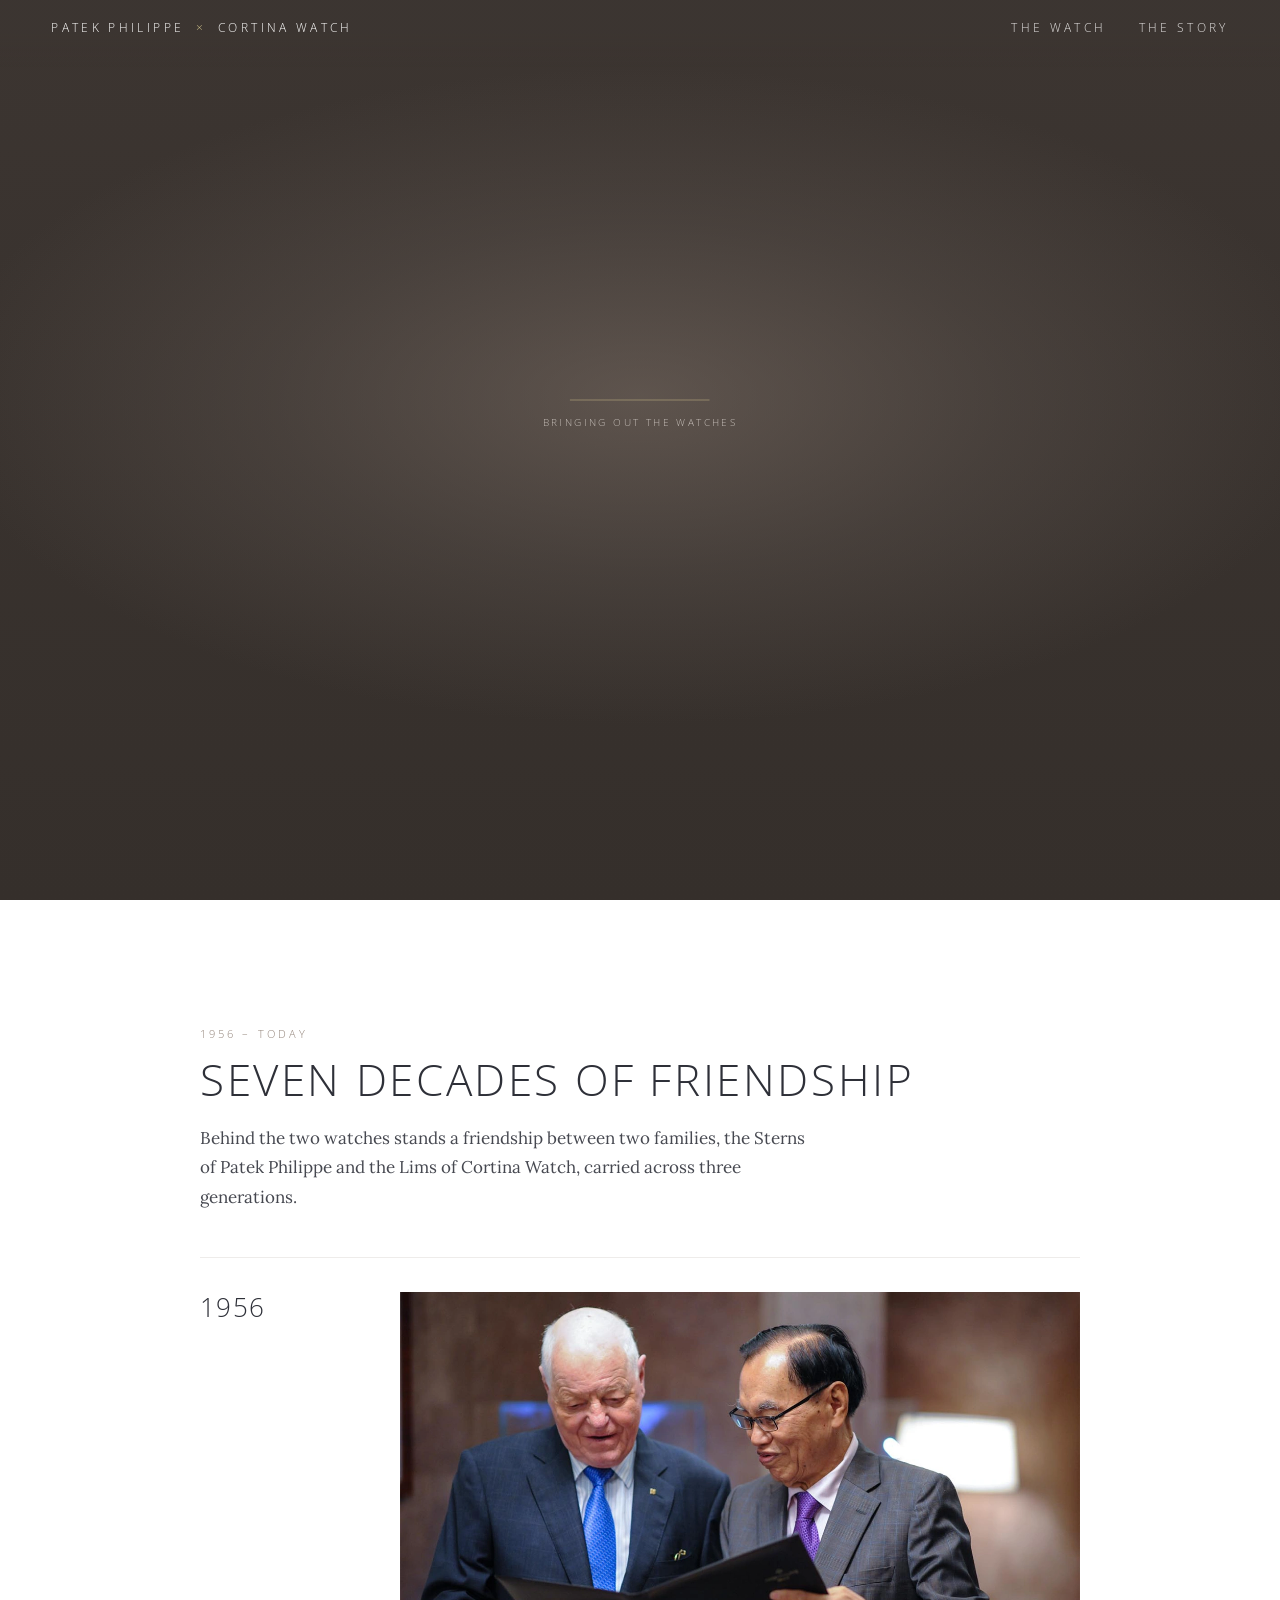
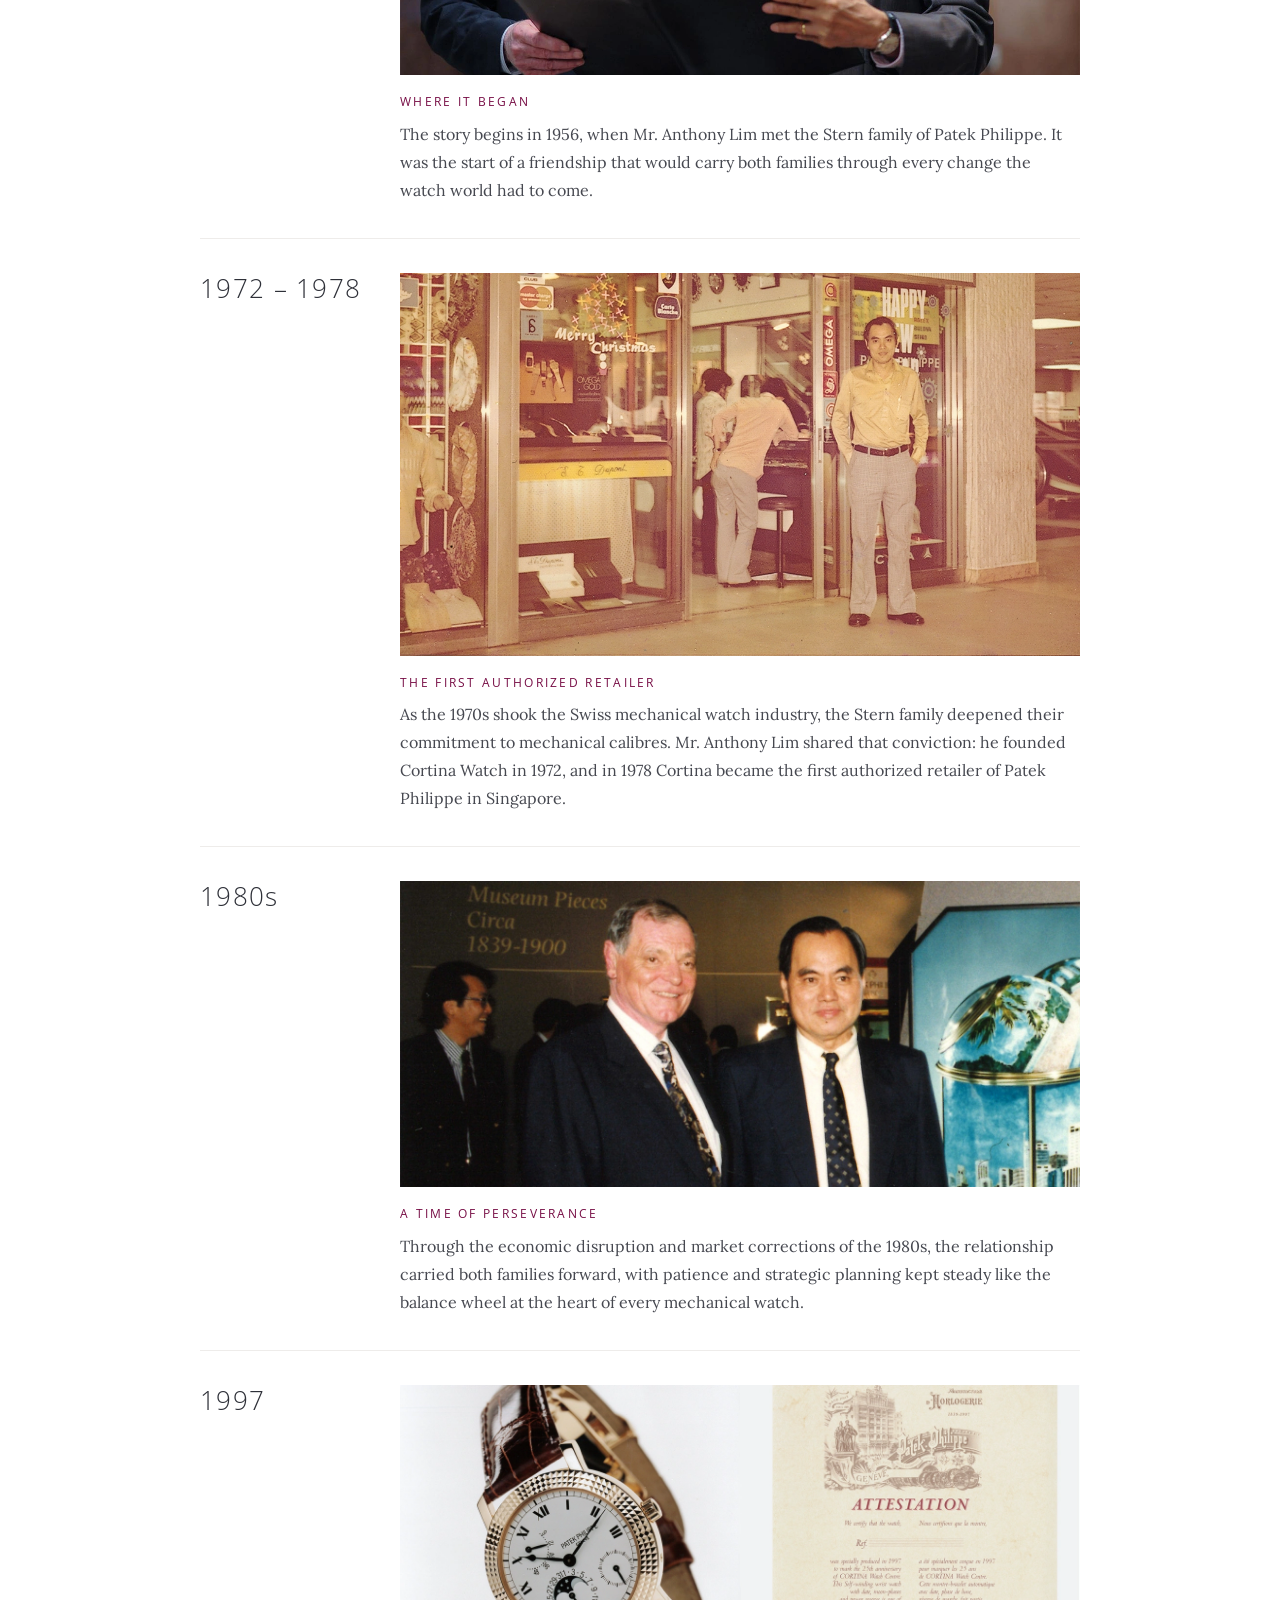
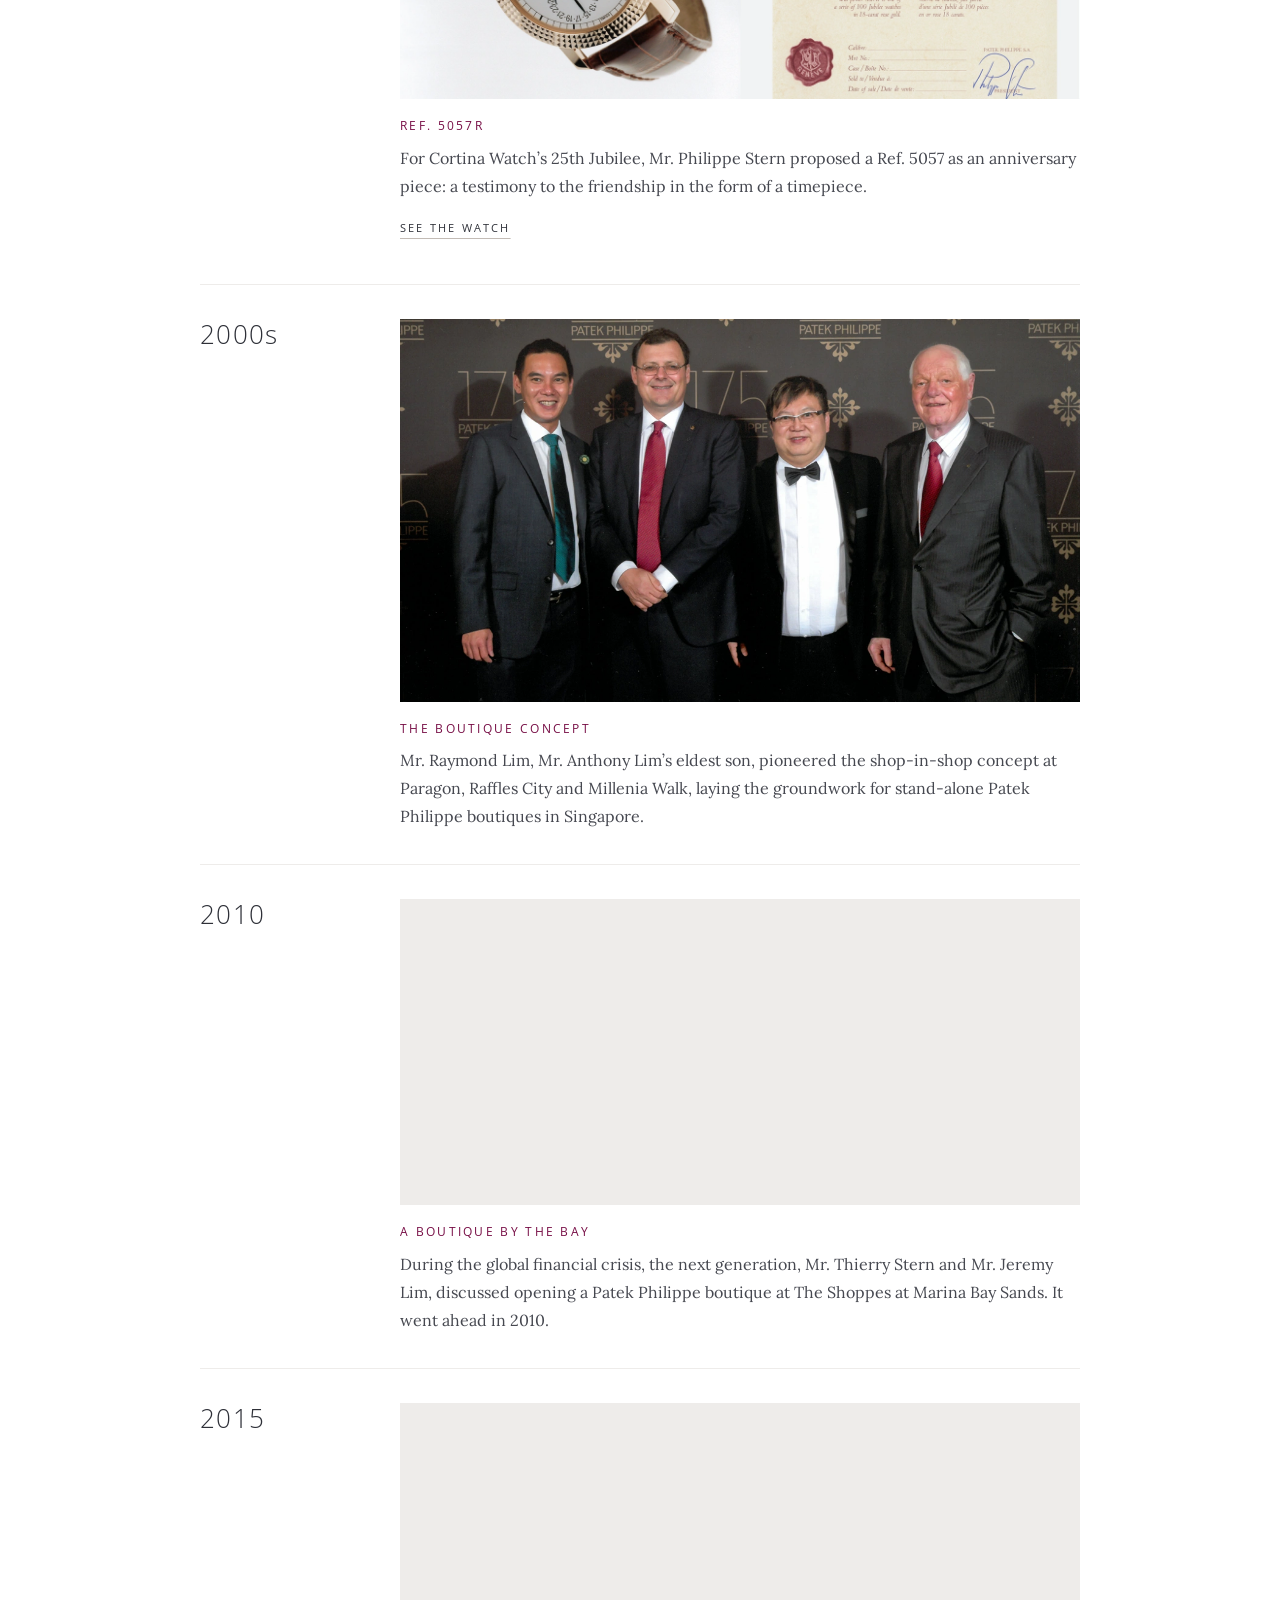
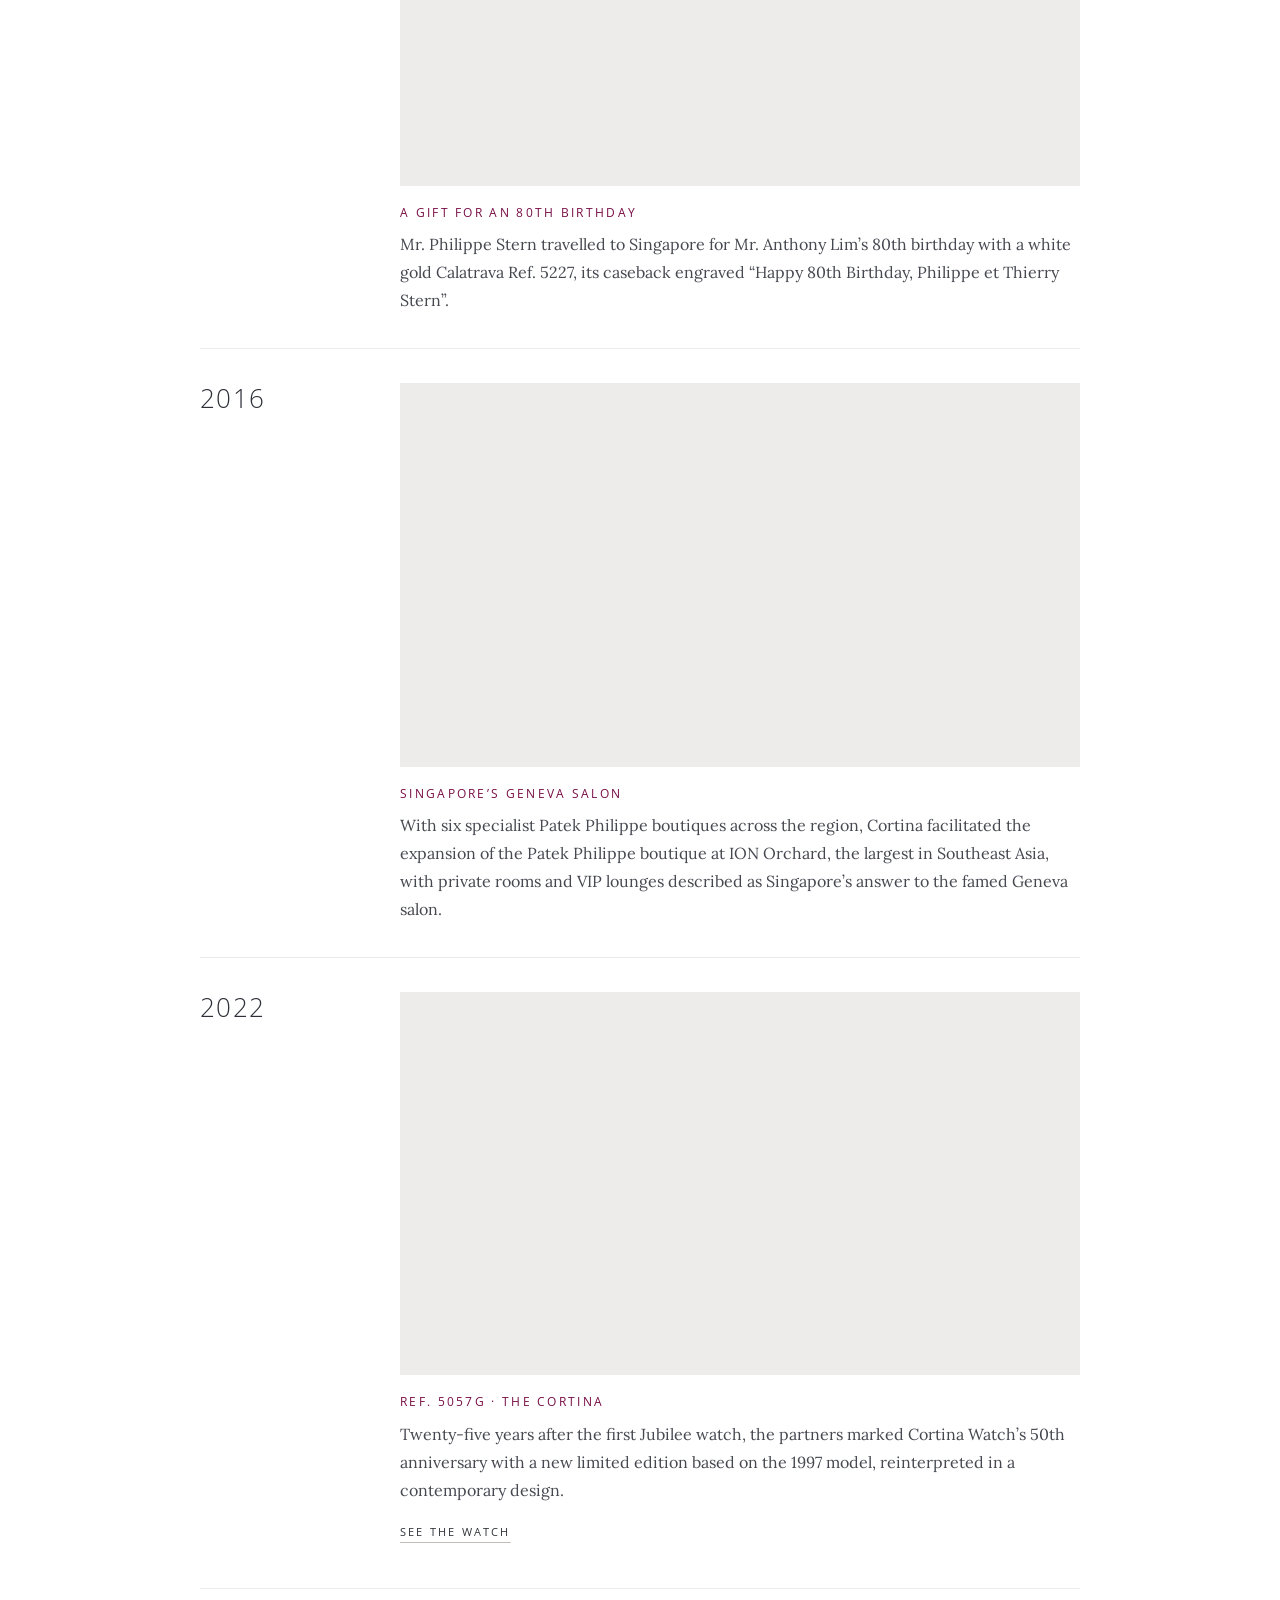
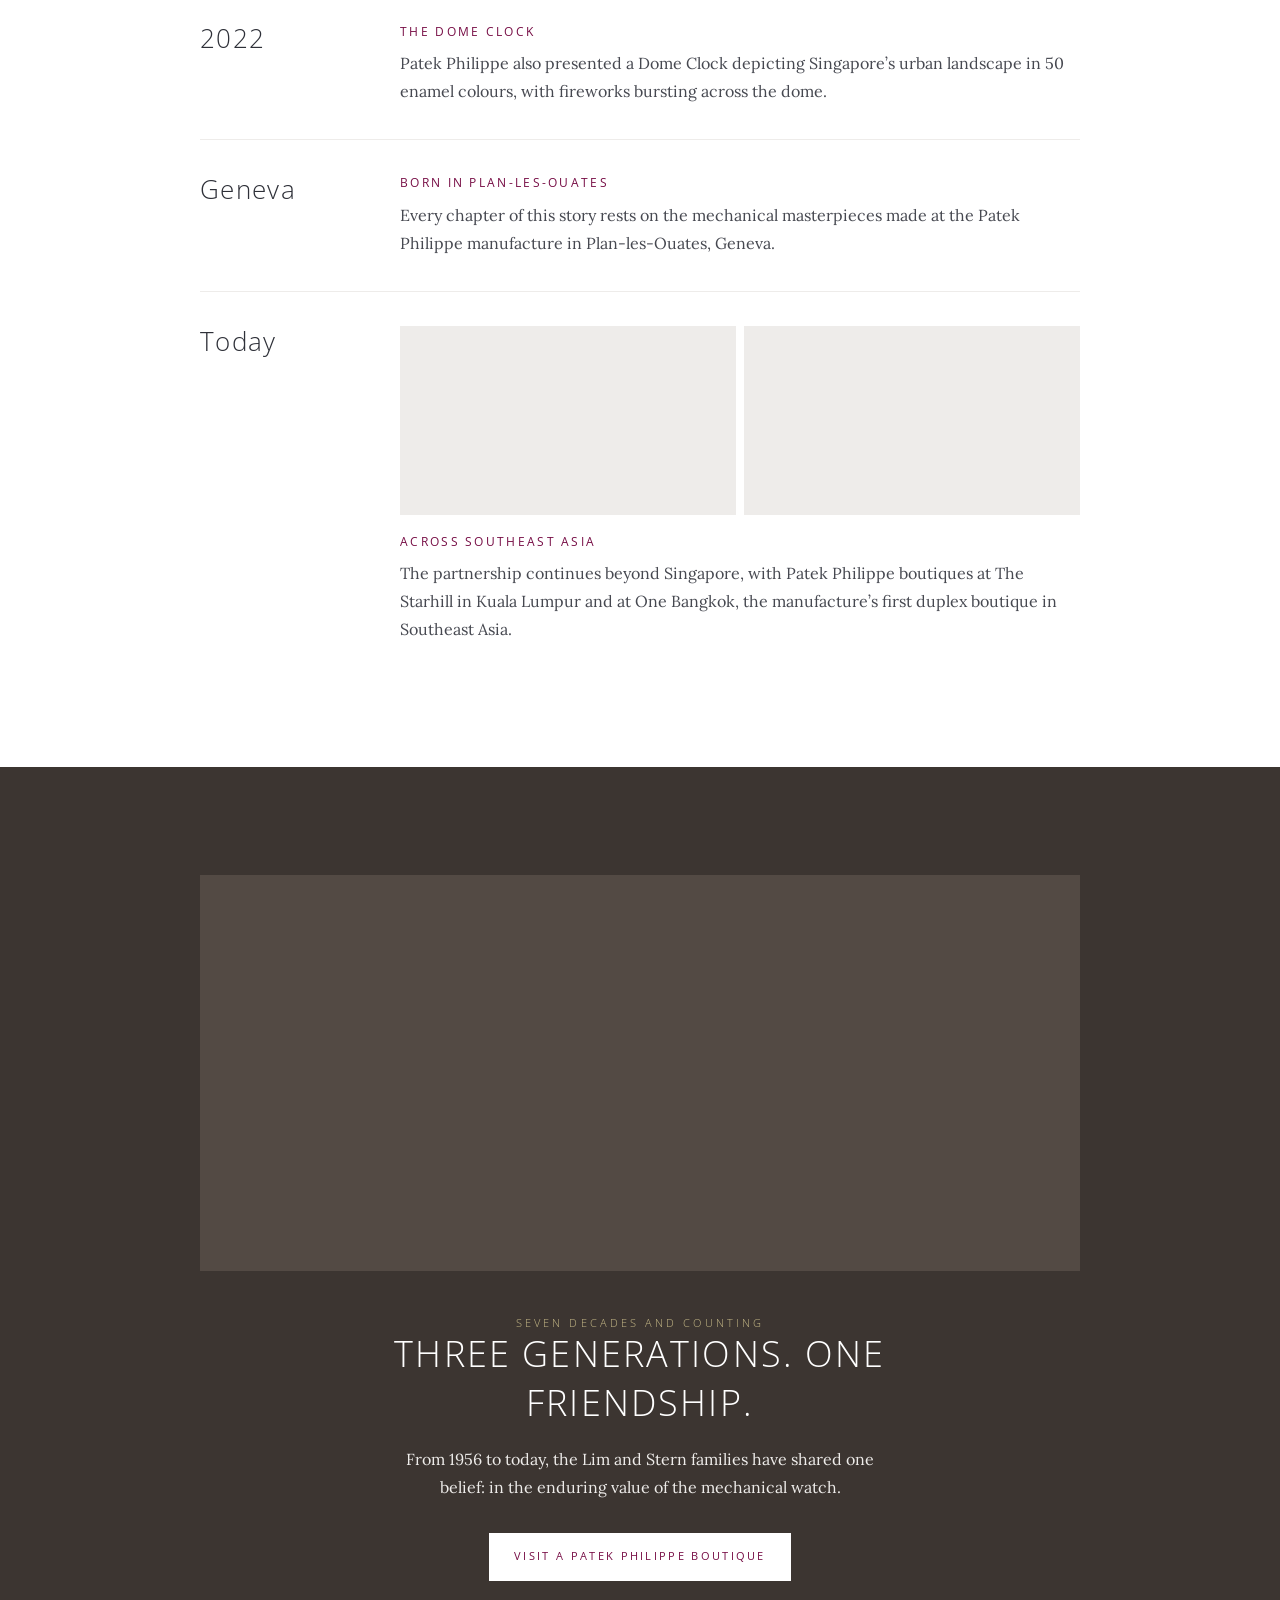
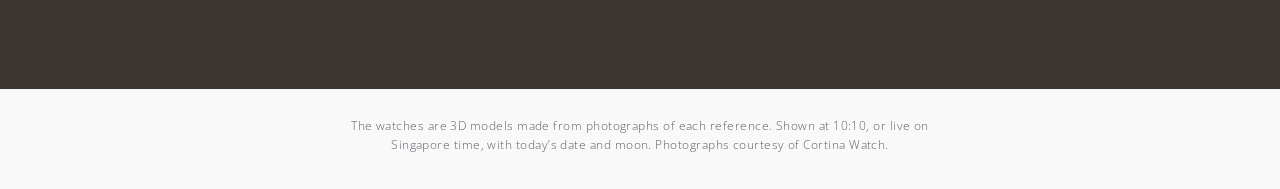
<file: index.html>
<!doctype html>
<html lang="en">
<head>
<meta charset="utf-8">
<meta name="viewport" content="width=device-width, initial-scale=1, viewport-fit=cover">
<title>The Anniversary Watches · Patek Philippe & Cortina Watch</title>
<meta name="description" content="One watch, twenty-five years apart: the Patek Philippe Ref. 5057R Cortina Jubilee (1997) and Ref. 5057G Cortina Watch 50th Anniversary (2022) in 3D.">
<meta name="theme-color" content="#0b0a09">
<!-- Patek Philippe's own site sets its titles in Open Sans Light capitals and its text in Lora -->
<link rel="preconnect" href="https://fonts.googleapis.com">
<link rel="preconnect" href="https://fonts.gstatic.com" crossorigin>
<link rel="stylesheet" href="https://fonts.googleapis.com/css2?family=Lora:ital,wght@0,400;0,500;1,400&family=Open+Sans:wght@300;400;600&display=swap">
<link rel="stylesheet" href="css/style.css?v=16">
<script type="importmap">{"imports":{"three":"./vendor/three/three.module.js","three/addons/":"./vendor/three/addons/"}}</script>
</head>
<body>
<header class="masthead">
  <a class="wordmark" href="#vitrine">Patek Philippe <span aria-hidden="true">×</span><span class="sr-only">and</span> Cortina Watch</a>
  <nav aria-label="Sections"><a class="nav-watch" href="#vitrine">The watch</a><a class="nav-story" href="#story">The story</a></nav>
</header>

<main>
  <section class="stage" id="vitrine" aria-labelledby="stage-title" style="--seam: 0.5">
    <h1 class="sr-only" id="stage-title">The Anniversary Watches: the Ref. 5057R of 1997 and the Ref. 5057G of 2022</h1>
    <div class="stage-canvas" id="stage"></div>

    <div class="loader" id="loader" role="status"><span class="loader-line"><i id="loader-fill"></i></span><span id="loader-text">Bringing out the watches</span></div>
    <p class="no-webgl-note">The watches are shown in 3D, which needs WebGL; this browser has it turned off.</p>

    <!-- part names, beside the watch when it is taken apart -->
    <div class="labels" id="labels" aria-hidden="true"></div>

    <!-- the seam: left of it the watch is the 1997 Ref. 5057R, right of it the 2022 Ref. 5057G -->
    <div class="seam" id="seam">
      <span class="seam-line" aria-hidden="true"></span>
      <button class="seam-handle" id="seam-handle" type="button" role="slider" aria-label="Slide between the 1997 watch and the 2022 watch" aria-valuemin="0" aria-valuemax="100" aria-valuenow="50" aria-valuetext="Half 1997, half 2022">
        <svg viewBox="0 0 24 24" aria-hidden="true"><path d="M9 7l-5 5 5 5M15 7l5 5-5 5" fill="none" stroke="currentColor" stroke-width="1.2"/></svg>
      </button>
      <span class="seam-hint" aria-hidden="true">Slide through 25 years</span>
    </div>

    <!-- the tools: zoom, the loupe, tilt (phones) -->
    <div class="zoom" role="group" aria-label="Tools">
      <button type="button" data-zoom="in" aria-label="Zoom in">+</button>
      <button type="button" data-zoom="out" aria-label="Zoom out">−</button>
      <button type="button" class="tool" id="loupe-btn" aria-pressed="false" aria-label="Loupe: a lens to look closer">
        <svg viewBox="0 0 24 24" aria-hidden="true"><circle cx="10.5" cy="10.5" r="6" fill="none" stroke="currentColor" stroke-width="1.1"/><path d="M15 15l5 5" fill="none" stroke="currentColor" stroke-width="1.6" stroke-linecap="round"/><path d="M7.6 9.2a3.4 3.4 0 0 1 2.4-2.1" fill="none" stroke="currentColor" stroke-width="0.9"/></svg>
        <span>Loupe</span>
      </button>
      <button type="button" class="tool tilt" id="tilt" aria-pressed="false" aria-label="Tilt your phone to turn the watch" hidden>
        <svg viewBox="0 0 24 24" aria-hidden="true"><rect x="8" y="3.5" width="8" height="15" rx="1.6" fill="none" stroke="currentColor" stroke-width="1.1" transform="rotate(-14 12 11)"/><path d="M4.5 17.5c1.6 2 4 3.2 6.6 3.2M19.5 17.5c-.9 1.1-2 2-3.3 2.5" fill="none" stroke="currentColor" stroke-width="1.1"/></svg>
        <span>Tilt</span>
      </button>
    </div>

    <!-- the time the hands show -->
    <div class="clock" role="group" aria-label="Time shown">
      <button type="button" data-time="tenten" aria-pressed="true">10:10</button>
      <button type="button" data-time="live" aria-pressed="false">Live</button>
    </div>

    <!-- which watch: 1997 whole, both halves, 2022 whole -->
    <div class="versions" role="group" aria-label="Which watch">
      <button type="button" data-seam="1" aria-pressed="false" aria-label="Show the 1997 Ref. 5057R">1997</button>
      <button type="button" data-seam="0.5" aria-pressed="true" aria-label="Show both, split by the seam">Both</button>
      <button type="button" data-seam="0" aria-pressed="false" aria-label="Show the 2022 Ref. 5057G">2022</button>
    </div>

    <!-- the loupe: press and hold on the watch -->
    <div class="loupe" id="loupe" aria-hidden="true">
      <canvas id="loupe-lens"></canvas>
      <svg class="loupe-rim" viewBox="0 0 200 200">
        <defs>
          <symbol id="calatrava" viewBox="0 0 100 100"><path d="M50.3 97.8 L49.0 97.7 L46.5 96.6 L45.9 95.8 L45.9 95.0 L44.9 93.0 L44.6 91.3 L44.7 89.5 L46.6 83.9 L46.5 83.4 L45.7 82.5 L45.3 82.3 L44.0 82.5 L41.1 84.6 L40.0 85.1 L39.0 85.3 L38.0 85.2 L36.8 85.4 L34.6 84.8 L33.3 83.7 L32.2 82.4 L31.3 80.1 L31.4 77.6 L33.6 72.6 L34.3 71.8 L35.5 71.3 L36.9 70.1 L38.8 67.9 L40.1 65.9 L40.4 64.9 L40.4 63.4 L41.1 62.6 L42.0 62.7 L42.4 63.0 L43.0 64.2 L43.1 65.5 L42.6 67.3 L40.2 72.6 L39.9 73.7 L40.0 74.6 L40.4 75.2 L41.0 76.6 L42.0 77.3 L42.8 77.4 L44.5 77.1 L45.3 76.6 L45.8 75.9 L46.8 73.9 L47.0 73.2 L46.9 66.6 L47.2 59.5 L47.2 57.4 L46.9 56.4 L46.9 55.0 L46.5 54.1 L46.0 53.5 L45.0 53.0 L43.5 53.0 L42.5 52.7 L33.3 52.9 L26.8 52.9 L25.9 53.0 L23.9 54.0 L23.1 54.8 L22.7 55.4 L22.5 57.0 L22.5 57.9 L23.3 58.8 L24.6 59.4 L25.3 59.9 L26.1 59.9 L27.3 59.6 L32.5 57.2 L34.3 56.8 L35.6 56.8 L36.8 57.4 L37.1 57.9 L37.2 58.7 L36.5 59.5 L35.0 59.4 L33.9 59.7 L31.9 61.0 L29.8 63.0 L28.5 64.4 L28.0 65.5 L27.3 66.2 L22.2 68.4 L19.7 68.6 L17.4 67.6 L16.1 66.6 L15.1 65.2 L14.5 63.0 L14.6 61.9 L14.5 60.9 L14.7 59.9 L15.3 58.7 L17.4 55.9 L17.5 54.5 L17.4 54.2 L16.4 53.3 L15.7 53.2 L10.4 55.1 L8.7 55.2 L7.5 55.1 L6.7 54.9 L4.9 54.0 L4.0 53.9 L3.3 53.5 L2.7 52.5 L2.1 50.8 L2.0 50.2 L2.1 49.0 L3.2 46.5 L4.0 45.9 L4.9 45.9 L6.9 44.9 L8.5 44.6 L10.4 44.7 L15.9 46.6 L16.4 46.5 L17.4 45.7 L17.5 45.3 L17.4 44.0 L15.3 41.1 L14.7 40.0 L14.5 39.0 L14.6 38.0 L14.5 36.8 L15.1 34.6 L16.1 33.3 L17.4 32.2 L19.7 31.3 L22.2 31.4 L27.3 33.6 L28.0 34.3 L28.5 35.5 L29.8 36.9 L31.9 38.8 L33.9 40.1 L35.0 40.4 L36.5 40.4 L37.2 41.1 L37.1 42.0 L36.8 42.4 L35.6 43.0 L34.3 43.1 L32.5 42.6 L27.3 40.2 L26.1 39.9 L25.3 40.0 L24.6 40.4 L23.3 41.0 L22.5 42.0 L22.5 42.8 L22.7 44.5 L23.3 45.3 L23.9 45.8 L25.9 46.8 L26.6 47.0 L33.3 46.9 L40.3 47.2 L42.5 47.2 L43.5 46.9 L44.8 46.9 L45.5 46.7 L46.2 46.1 L46.9 45.0 L46.9 43.5 L47.2 42.5 L46.9 33.3 L47.0 26.8 L46.8 25.9 L45.8 23.9 L45.3 23.3 L44.5 22.7 L42.8 22.5 L42.0 22.5 L41.0 23.3 L40.4 24.6 L40.0 25.3 L39.9 26.1 L40.2 27.3 L42.6 32.5 L43.1 34.3 L43.0 35.6 L42.4 36.8 L42.0 37.1 L41.1 37.2 L40.4 36.5 L40.4 35.0 L40.1 33.9 L38.8 31.9 L36.9 29.8 L35.5 28.5 L34.3 28.0 L33.6 27.3 L31.4 22.2 L31.3 19.7 L32.2 17.4 L33.3 16.1 L34.6 15.1 L36.8 14.5 L38.0 14.6 L39.0 14.5 L40.0 14.7 L41.1 15.3 L44.0 17.4 L45.3 17.5 L45.7 17.4 L46.5 16.4 L46.6 15.7 L44.7 10.4 L44.6 8.7 L44.8 7.5 L45.0 6.7 L45.9 4.9 L45.9 4.0 L46.3 3.3 L47.3 2.7 L49.0 2.1 L49.7 2.0 L50.8 2.1 L53.4 3.2 L53.9 4.0 L54.0 4.9 L54.9 6.9 L55.2 8.5 L55.1 10.4 L53.2 15.9 L53.3 16.4 L54.2 17.4 L54.5 17.5 L55.9 17.4 L58.7 15.3 L59.9 14.7 L60.9 14.5 L61.9 14.6 L63.0 14.5 L65.2 15.1 L66.6 16.1 L67.6 17.4 L68.6 19.7 L68.4 22.2 L66.2 27.3 L65.5 28.0 L64.4 28.5 L63.0 29.8 L61.0 31.9 L59.7 33.9 L59.4 35.0 L59.5 36.5 L58.7 37.2 L57.9 37.1 L57.4 36.8 L56.8 35.6 L56.8 34.3 L57.2 32.5 L59.6 27.3 L59.9 26.1 L59.9 25.3 L59.4 24.6 L58.8 23.3 L57.9 22.5 L57.0 22.5 L55.3 22.7 L54.6 23.3 L54.0 23.9 L53.0 25.9 L52.9 26.6 L52.9 33.3 L52.7 40.3 L52.7 42.5 L53.0 43.5 L52.9 44.8 L53.2 45.5 L53.7 46.2 L54.8 46.9 L56.4 46.9 L57.4 47.2 L66.6 46.9 L73.1 47.0 L73.9 46.8 L75.9 45.8 L76.6 45.3 L77.1 44.5 L77.4 42.8 L77.3 42.0 L76.6 41.0 L75.2 40.4 L74.6 40.0 L73.7 39.9 L72.6 40.2 L67.3 42.6 L65.5 43.1 L64.2 43.0 L63.0 42.4 L62.7 42.0 L62.6 41.1 L63.4 40.4 L64.9 40.4 L65.9 40.1 L67.9 38.8 L70.1 36.9 L71.3 35.5 L71.8 34.3 L72.6 33.6 L77.6 31.4 L80.1 31.3 L82.4 32.2 L83.7 33.3 L84.8 34.6 L85.4 36.8 L85.2 38.0 L85.3 39.0 L85.1 40.0 L84.6 41.1 L82.5 44.0 L82.3 45.3 L82.5 45.7 L83.4 46.5 L84.1 46.6 L89.5 44.7 L91.1 44.6 L92.3 44.8 L93.1 45.0 L95.0 45.9 L95.8 45.9 L96.5 46.3 L97.1 47.3 L97.7 49.0 L97.8 49.7 L97.7 50.8 L96.6 53.4 L95.8 53.9 L95.0 54.0 L93.0 54.9 L91.3 55.2 L89.5 55.1 L83.9 53.2 L83.4 53.3 L82.5 54.2 L82.3 54.5 L82.5 55.9 L84.6 58.7 L85.1 59.9 L85.3 60.9 L85.2 61.9 L85.4 63.0 L84.8 65.2 L83.7 66.6 L82.4 67.6 L80.1 68.6 L77.6 68.4 L72.6 66.2 L71.8 65.5 L71.3 64.4 L70.1 63.0 L67.9 61.0 L65.9 59.7 L64.9 59.4 L63.4 59.5 L62.6 58.7 L62.7 57.9 L63.0 57.4 L64.2 56.8 L65.5 56.8 L67.3 57.2 L72.6 59.6 L73.7 59.9 L74.6 59.9 L75.2 59.4 L76.6 58.8 L77.3 57.9 L77.4 57.0 L77.1 55.3 L76.6 54.6 L75.9 54.0 L73.9 53.0 L73.2 52.9 L66.6 52.9 L59.5 52.7 L57.4 52.7 L56.4 53.0 L55.0 52.9 L54.1 53.3 L53.5 53.9 L53.0 54.8 L53.0 56.4 L52.7 57.4 L52.9 66.6 L52.9 73.1 L53.0 73.9 L54.0 75.9 L54.8 76.7 L55.4 77.1 L57.0 77.4 L57.9 77.3 L58.8 76.6 L59.4 75.2 L59.9 74.6 L59.9 73.7 L59.6 72.6 L57.2 67.3 L56.8 65.5 L56.8 64.2 L57.4 63.0 L57.9 62.7 L58.7 62.6 L59.5 63.4 L59.4 64.9 L59.7 65.9 L61.0 67.9 L63.0 70.1 L64.4 71.3 L65.5 71.8 L66.2 72.6 L68.4 77.6 L68.6 80.1 L67.6 82.4 L66.6 83.7 L65.2 84.8 L63.0 85.4 L61.9 85.2 L60.9 85.3 L59.9 85.1 L58.7 84.6 L55.9 82.5 L54.5 82.3 L54.2 82.5 L53.3 83.4 L53.2 84.1 L55.1 89.5 L55.2 91.1 L55.1 92.3 L54.9 93.1 L54.0 95.0 L53.9 95.8 L53.5 96.5 L52.7 97.0 L50.3 97.8Z"/></symbol>
          <linearGradient id="rim-metal" x1="0" y1="0" x2="0" y2="1">
            <stop offset="0" stop-color="#e9dfc0"/><stop offset="0.45" stop-color="#b8a675"/><stop offset="1" stop-color="#7d6d4a"/>
          </linearGradient>
        </defs>
        <circle cx="100" cy="100" r="93" fill="none" stroke="url(#rim-metal)" stroke-width="10"/>
        <circle cx="100" cy="100" r="87.6" fill="none" stroke="rgba(60,53,49,0.9)" stroke-width="0.8"/>
        <circle cx="100" cy="100" r="98.4" fill="none" stroke="rgba(60,53,49,0.9)" stroke-width="0.8"/>
        <!-- the Calatrava cross, Patek Philippe's emblem, in a medallion on the rim -->
        <circle cx="100" cy="7" r="11.5" fill="#3c3531" stroke="url(#rim-metal)" stroke-width="1.6"/>
        <use href="#calatrava" x="91" y="-2" width="18" height="18" fill="#c9bc89"/>
      </svg>
    </div>

    <div class="captions" id="captions"></div>

    <!-- one part on its own (Anatomy) -->
    <button type="button" class="parts-go" id="parts-go">
      <svg viewBox="0 0 24 24" aria-hidden="true"><ellipse cx="12" cy="6" rx="7" ry="2.4" fill="none" stroke="currentColor" stroke-width="1.2"/><ellipse cx="12" cy="12" rx="7" ry="2.4" fill="none" stroke="currentColor" stroke-width="1.2"/><ellipse cx="12" cy="18" rx="7" ry="2.4" fill="none" stroke="currentColor" stroke-width="1.2"/></svg>
      <span>Explore the 36 parts</span>
    </button>
    <div class="part" id="part" role="group" aria-label="Part" aria-live="polite" hidden>
      <button type="button" class="part-step" data-step="-1" aria-label="Previous part">
        <svg viewBox="0 0 24 24" aria-hidden="true"><path d="M15 5l-7 7 7 7" fill="none" stroke="currentColor" stroke-width="1.2"/></svg>
      </button>
      <div class="part-body">
        <p class="part-kicker" id="part-kicker"></p>
        <h2 class="part-name" id="part-name"></h2>
        <p class="part-note" id="part-note"></p>
      </div>
      <button type="button" class="part-step" data-step="1" aria-label="Next part">
        <svg viewBox="0 0 24 24" aria-hidden="true"><path d="M9 5l7 7-7 7" fill="none" stroke="currentColor" stroke-width="1.2"/></svg>
      </button>
      <button type="button" class="part-all" id="part-all">All parts</button>
    </div>

    <div class="modes" role="group" aria-label="View">
      <button type="button" data-mode="dial" aria-pressed="true">Dial</button>
      <button type="button" data-mode="movement" aria-pressed="false">Movement</button>
      <button type="button" data-mode="clasp" aria-pressed="false">Clasp</button>
      <button type="button" data-mode="anatomy" aria-pressed="false">Anatomy</button>
    </div>

    <!-- the opening: the 1997 watch, swept into the 2022 one, then both -->
    <div class="intro-lines" id="intro" aria-hidden="true">
      <p data-line="1"><span class="il-yr il-r">1997</span><span class="il-sub">The Cortina Jubilee · Ref. 5057R</span></p>
      <p data-line="2"><span class="il-yr il-g">2022</span><span class="il-sub">Cortina Watch 50th Anniversary · Ref. 5057G</span></p>
      <p data-line="3"><span class="il-big">One watch,<br>twenty-five years apart</span></p>
    </div>
    <button type="button" class="intro-skip" id="intro-skip">Skip</button>

    <aside class="sheet" id="sheet" aria-labelledby="sheet-title" hidden>
      <button type="button" class="sheet-close" id="sheet-close" aria-label="Close">
        <svg viewBox="0 0 24 24" aria-hidden="true"><path d="M6 6l12 12M18 6L6 18" fill="none" stroke="currentColor" stroke-width="1.2"/></svg>
      </button>
      <article class="plaque" id="plaque"></article>
    </aside>
  </section>

  <section class="story" id="story" aria-labelledby="story-title">
    <header class="story-head">
      <p class="eyebrow">1956 – today</p>
      <h2 id="story-title">Seven decades of friendship</h2>
      <p class="lede">Behind the two watches stands a friendship between two families, the Sterns of Patek Philippe and the Lims of Cortina Watch, carried across three generations.</p>
    </header>
    <ol class="timeline" id="timeline"></ol>
  </section>
  <section class="finale" id="finale" aria-label="Seven decades and counting"></section>
</main>

<footer class="colophon">
  <p>The watches are 3D models made from photographs of each reference. Shown at 10:10, or live on Singapore time, with today’s date and moon. Photographs courtesy of Cortina Watch.</p>
</footer>

<script type="module" src="js/main.js?v=19"></script>
</body>
</html>
</file>
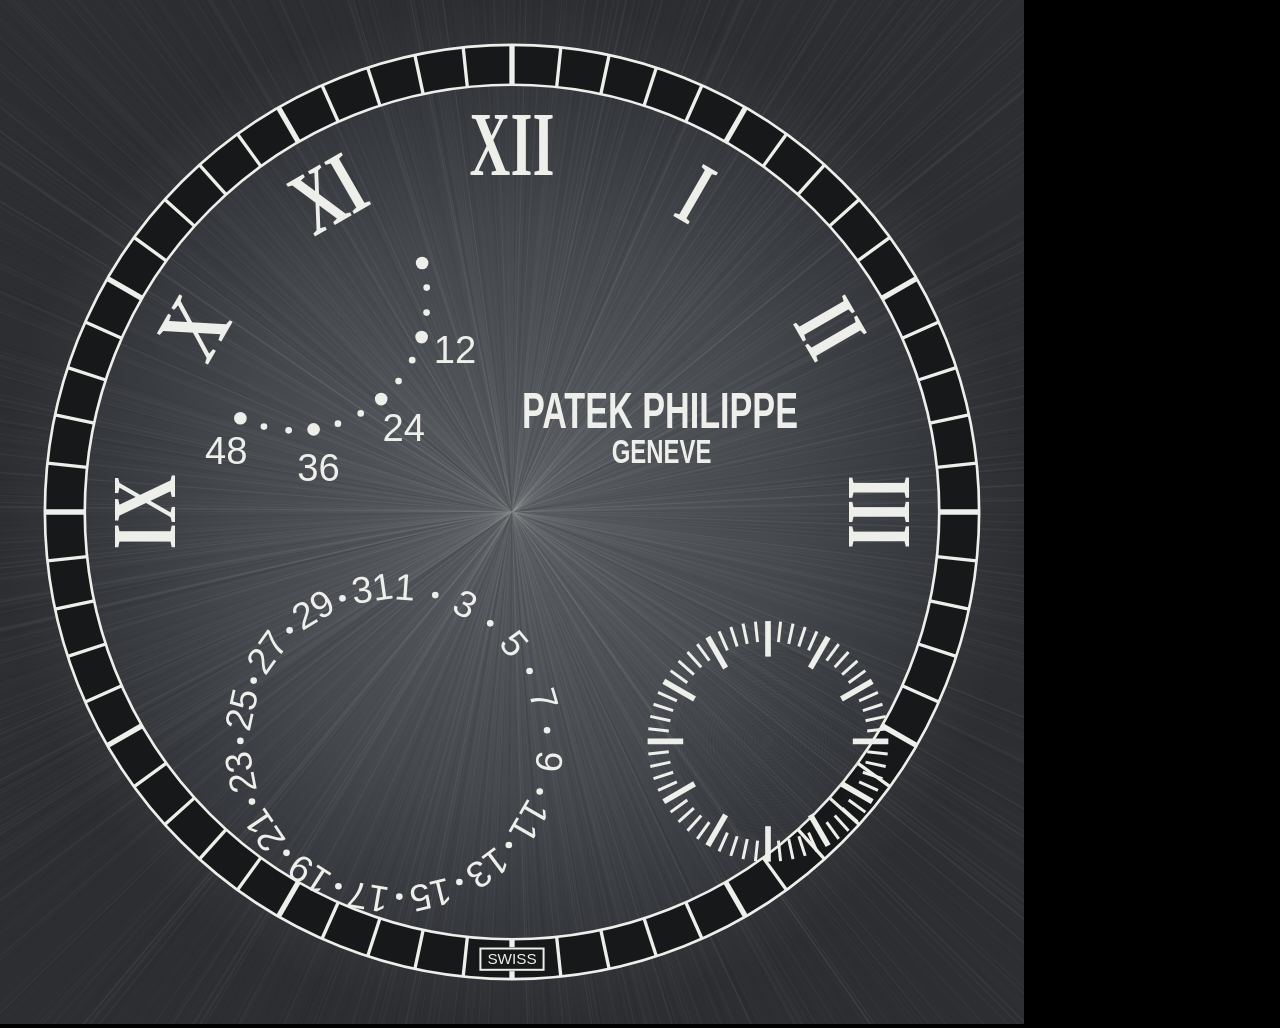
<file: dev/dial.html>
<!doctype html><html><head><meta charset="utf-8">
<link href="https://fonts.googleapis.com/css2?family=Jost:wght@400;500;600&family=Cormorant+Garamond:wght@500;600&display=swap" rel="stylesheet">
<script type="importmap">{"imports":{"three":"../vendor/three/three.module.js","three/addons/":"../vendor/three/addons/"}}</script></head>
<body style="margin:0;background:#000"><canvas id="c" width="1024" height="1024"></canvas><script type="module">
import { drawDial, VARIANTS } from '../js/watch5057.js';
await document.fonts.ready;
const q = new URLSearchParams(location.search);
drawDial(document.getElementById('c').getContext('2d'), 1024, VARIANTS[q.get('v') || '5057G'], q.get('mode') || 'color');
window.__ready = true;
</script></body></html>
</file>
<file: css/style.css>
/* The Anniversary Watches. The watch is the page: it fills the screen, floating in a warm, dark room,
   and everything else is a hairline at its edges. Mobile first: base styles are the phone's; 600px and
   900px only spread the controls out.
   Colours: Cortina Watch's own theme (cortinawatch.com): its brown panels (#3C3531) and warm taupes, white
   panels with slate text, its burgundy (#760C44) and the champagne of its Patek Philippe pages (#C9BC89).
   Type: as on patek.com, Open Sans Light capitals for titles and Lora for text. */

:root {
  /* Cortina's palette */
  --brown: #3c3531;          /* Secondary-500: the brown panels */
  --brown-2: #534a44;        /* Secondary-400 */
  --taupe: #6a605a;          /* Secondary-300 */
  --stone: #928379;          /* Secondary-200 */
  --sand: #c3bcb6;           /* Secondary-100 */
  --linen: #eeecea;          /* Secondary-75 */
  --paper: #f5f4f2;          /* Secondary-50 */
  --white: #ffffff;
  --slate: #2e3038;          /* Neutral-800: text on white */
  --slate-2: #464850;        /* Neutral-700 */
  --slate-3: #5d5f68;        /* Neutral-600 */
  --wine: #760c44;           /* Primary-100: Cortina's burgundy */
  --champagne: #c9bc89;      /* the Patek Philippe pages' colour */
  /* the two golds */
  --rose: #ecc3a2;
  --white-gold: #e7e9f0;

  --rule: rgba(255, 255, 255, 0.18);       /* hairlines on brown */
  --rule-light: var(--linen);              /* hairlines on white */
  --sans: 'Open Sans', 'Helvetica Neue', Arial, sans-serif;
  --serif: 'Lora', Georgia, 'Times New Roman', serif;
  --gutter: 18px;
  --ease: cubic-bezier(0.22, 0.61, 0.36, 1);
  --top: calc(52px + env(safe-area-inset-top));          /* under the masthead */
  --bottom: calc(148px + env(safe-area-inset-bottom));   /* over the captions and view buttons */
}

*, *::before, *::after { box-sizing: border-box; }
html { scroll-behavior: smooth; -webkit-text-size-adjust: 100%; }
body {
  margin: 0;
  background: var(--brown);
  color: var(--white);
  font: 400 16px/1.75 var(--serif);
  -webkit-font-smoothing: antialiased;
  -moz-osx-font-smoothing: grayscale;
  -webkit-tap-highlight-color: transparent;
  overflow-x: hidden;
}
::selection { background: var(--wine); color: var(--white); }
a { color: inherit; }
button { font: inherit; color: inherit; }
:focus-visible { outline: 1px solid var(--champagne); outline-offset: 3px; }
.sr-only { position: absolute; width: 1px; height: 1px; overflow: hidden; clip: rect(0 0 0 0); white-space: nowrap; }
.eyebrow {
  margin: 0 0 12px;
  font: 300 11px/1.4 var(--sans);
  letter-spacing: 0.28em;
  text-transform: uppercase;
}

/* ---------------------------------------------------------------- masthead: brown over the watch, white
   with a hairline (as on cortinawatch.com) over the story */
.masthead {
  position: fixed;
  inset: 0 0 auto;
  z-index: 10;
  display: flex;
  align-items: center;
  justify-content: center;
  padding: calc(14px + env(safe-area-inset-top)) var(--gutter) 22px;
  background: linear-gradient(to bottom, rgba(60, 53, 49, 0.94) 50%, rgba(60, 53, 49, 0));
  pointer-events: none;
  transition: background-color 0.4s, color 0.4s, padding 0.4s;
}
.masthead.on-light {
  padding-bottom: 14px;
  background: var(--white);
  border-bottom: 1px solid var(--paper);
  color: var(--slate);
}
.masthead a { pointer-events: auto; text-decoration: none; }
.wordmark, .masthead nav a {
  font: 300 11px/1 var(--sans);
  letter-spacing: 0.22em;
  text-transform: uppercase;
  white-space: nowrap;
}
.wordmark span[aria-hidden] { margin: 0 0.45em; color: var(--champagne); }
.masthead.on-light .wordmark span[aria-hidden] { color: var(--wine); }
.masthead nav { display: flex; gap: 24px; }
.masthead nav .nav-watch { display: none; }          /* phones: only the way down to the story */
.masthead nav a { opacity: 0.85; transition: opacity 0.3s; }
.masthead nav .nav-story::after { content: ' ↓'; letter-spacing: 0; }
@media (max-width: 899px) {
  .masthead { justify-content: space-between; }
  .wordmark, .masthead nav a { font-size: 10px; letter-spacing: 0.14em; }
}

/* ---------------------------------------------------------------- the stage: the watch, full screen */
.stage {
  position: relative;
  height: 100vh;
  height: 100svh;
  min-height: 560px;
  overflow: hidden;
  background:
    radial-gradient(72% 48% at 50% 44%, rgba(146, 131, 121, 0.42) 0%, rgba(106, 96, 90, 0.3) 40%, rgba(60, 53, 49, 0) 76%),
    linear-gradient(to bottom, var(--brown) 0%, #352f2b 100%);
}
.stage-canvas { position: absolute; inset: 0; }
.stage-canvas canvas {
  display: block;
  width: 100%;
  height: 100%;
  touch-action: none;         /* the watch takes every drag (turn, tilt, pinch); the page never scrolls under it */
  cursor: grab;
  opacity: 0;
  transition: opacity 1.2s var(--ease);
}
.stage.is-ready .stage-canvas canvas { opacity: 1; }
.stage-canvas canvas:active { cursor: grabbing; }

/* the seam between 1997 and 2022 */
.seam {
  position: absolute;
  z-index: 2;
  top: var(--top);
  bottom: var(--bottom);
  left: calc(var(--seam) * 100%);
  width: 0;
  opacity: 0;
  transition: opacity 0.8s var(--ease);
}
.stage.is-ready .seam { opacity: 1; }
.seam-line {
  position: absolute;
  top: 0;
  bottom: 0;
  left: -0.5px;
  width: 1px;
  background: linear-gradient(to bottom, rgba(201, 188, 137, 0), rgba(201, 188, 137, 0.85) 22%, rgba(201, 188, 137, 0.85) 78%, rgba(201, 188, 137, 0));
  pointer-events: none;
}
.seam-handle {
  position: absolute;
  top: 100%;
  left: 0;
  width: 46px;
  height: 46px;
  margin: -23px 0 0 -23px;
  padding: 0;
  display: grid;
  place-items: center;
  border: 1px solid var(--champagne);
  border-radius: 50%;
  background: rgba(60, 53, 49, 0.6);
  -webkit-backdrop-filter: blur(6px);
  backdrop-filter: blur(6px);
  color: var(--champagne);
  cursor: ew-resize;
  touch-action: none;
  /* stays on screen when the seam reaches an edge */
  transform: translateX(calc((0.5 - var(--seam)) * 56px));
}
.seam-handle svg { width: 20px; height: 20px; }
.seam-handle::before {        /* a bigger target for thumbs */
  content: '';
  position: absolute;
  inset: -12px;
  border-radius: 50%;
}
.seam-hint {
  position: absolute;
  top: calc(100% + 30px);
  left: 0;
  transform: translateX(-50%);
  font: 300 9.5px/1.4 var(--sans);
  letter-spacing: 0.22em;
  text-transform: uppercase;
  color: var(--sand);
  width: 120px;
  text-align: center;
  pointer-events: none;
  transition: opacity 0.6s;
}
.stage.seam-used .seam-hint, .stage.is-anatomy .seam-hint { opacity: 0; }

/* zoom */
.zoom {
  position: absolute;
  z-index: 3;
  right: var(--gutter);
  top: calc(var(--top) + 22px);
  display: grid;
  border: 1px solid var(--rule);
  background: rgba(60, 53, 49, 0.5);
  -webkit-backdrop-filter: blur(6px);
  backdrop-filter: blur(6px);
}
.zoom button {
  width: 40px;
  height: 44px;
  padding: 0;
  border: 0;
  background: none;
  font: 300 20px/1 var(--sans);
  color: var(--linen);
  cursor: pointer;
}
.zoom button + button { border-top: 1px solid var(--rule); }
.zoom .tool {
  display: grid;
  justify-items: center;
  align-content: center;
  gap: 3px;
  height: 52px;
  padding: 6px 0 5px;
  color: var(--sand);
}
.zoom .tool svg { width: 20px; height: 20px; }
.zoom .tool span { font: 400 7.5px/1 var(--sans); letter-spacing: 0.14em; text-transform: uppercase; }
.zoom .tool[aria-pressed='true'] { color: var(--champagne); background: rgba(201, 188, 137, 0.16); }
.zoom .tool[hidden] { display: none; }
.zoom .tilt.is-asking { animation: ask 1.6s var(--ease) 3; }
@keyframes ask { 50% { color: var(--white); background: rgba(201, 188, 137, 0.3); } }

/* the opening: lines over the watch, everything else held back until it is done */
.intro-lines {
  position: absolute;
  z-index: 4;
  left: var(--gutter);
  right: var(--gutter);
  bottom: calc(64px + env(safe-area-inset-bottom));
  height: 110px;
  pointer-events: none;
  text-align: center;
}
.intro-lines p {
  position: absolute;
  inset: auto 0 0;
  margin: 0;
  display: grid;
  justify-items: center;
  gap: 10px;
  opacity: 0;
  transform: translateY(10px);
  transition: opacity 0.9s var(--ease), transform 1.1s var(--ease);
}
.intro-lines[data-step='1'] p[data-line='1'], .intro-lines[data-step='2'] p[data-line='2'],
.intro-lines[data-step='3'] p[data-line='3'] { opacity: 1; transform: none; }
.il-yr { font: 300 44px/1 var(--sans); letter-spacing: 0.08em; }
.il-r { color: var(--rose); }
.il-g { color: var(--white-gold); }
.il-sub { font: 400 10px/1.5 var(--sans); letter-spacing: 0.24em; text-transform: uppercase; color: var(--linen); }
.il-big { font: 300 22px/1.3 var(--sans); letter-spacing: 0.08em; text-transform: uppercase; color: var(--white); }
.intro-skip {
  position: absolute;
  z-index: 4;
  right: var(--gutter);
  bottom: calc(18px + env(safe-area-inset-bottom));
  min-height: 40px;
  padding: 0 4px;
  border: 0;
  background: none;
  font: 400 10px/1 var(--sans);
  letter-spacing: 0.22em;
  text-transform: uppercase;
  text-decoration: underline;
  text-decoration-color: var(--rule);
  text-underline-offset: 5px;
  color: var(--sand);
  cursor: pointer;
  opacity: 0;
  pointer-events: none;
  transition: opacity 0.5s;
}
.stage.is-intro .intro-skip { opacity: 1; pointer-events: auto; }
.stage:not(.is-ready) :is(.captions, .modes, .zoom, .clock, .versions),
.stage.is-intro :is(.captions, .modes, .zoom, .clock, .versions, .seam-handle, .seam-hint, .parts-go) {
  opacity: 0;
  pointer-events: none;
}
.captions, .modes, .zoom, .clock, .versions, .seam-handle { transition: opacity 0.9s var(--ease); }

/* the time shown: 10:10 or live, a small pill under the masthead */
.clock {
  position: absolute;
  z-index: 3;
  left: 50%;
  top: calc(var(--top) + 2px);
  transform: translateX(-50%);
  display: flex;
  border: 1px solid var(--rule);
  border-radius: 999px;
  background: rgba(60, 53, 49, 0.5);
  -webkit-backdrop-filter: blur(6px);
  backdrop-filter: blur(6px);
  overflow: hidden;
}
.clock button {
  min-width: 58px;
  min-height: 32px;
  padding: 0 12px;
  border: 0;
  background: none;
  font: 300 10px/1 var(--sans);
  letter-spacing: 0.18em;
  text-transform: uppercase;
  color: var(--sand);
  cursor: pointer;
  transition: color 0.3s, background-color 0.3s;
}
.clock button[aria-pressed='true'] { color: var(--white); background: rgba(201, 188, 137, 0.18); }

/* which watch: 1997 | Both | 2022, under the time */
.versions {
  position: absolute;
  z-index: 3;
  left: 50%;
  top: calc(var(--top) + 42px);
  transform: translateX(-50%);
  display: flex;
  border: 1px solid var(--rule);
  border-radius: 999px;
  background: rgba(60, 53, 49, 0.5);
  -webkit-backdrop-filter: blur(6px);
  backdrop-filter: blur(6px);
  overflow: hidden;
}
.versions button {
  min-width: 60px;
  min-height: 36px;
  padding: 0 14px;
  border: 0;
  background: none;
  font: 300 11px/1 var(--sans);
  letter-spacing: 0.16em;
  text-transform: uppercase;
  color: var(--sand);
  cursor: pointer;
  transition: color 0.3s, background-color 0.3s;
}
.versions button + button { border-left: 1px solid var(--rule); }
.versions button[data-seam='1'][aria-pressed='true'] { color: var(--rose); background: rgba(236, 195, 162, 0.16); }
.versions button[data-seam='0.5'][aria-pressed='true'] { color: var(--champagne); background: rgba(201, 188, 137, 0.16); }
.versions button[data-seam='0'][aria-pressed='true'] { color: var(--white-gold); background: rgba(231, 233, 240, 0.14); }
.stage.no-webgl .versions { display: none; }
.stage.no-webgl .clock { display: none; }

/* the loupe: a lens that follows the finger, its rim gilt, the Calatrava cross on a medallion */
.stage-canvas canvas { -webkit-touch-callout: none; -webkit-user-select: none; user-select: none; }
.loupe {
  position: absolute;
  z-index: 6;
  top: 0;
  left: 0;
  width: 168px;
  height: 168px;
  margin: -84px 0 0 -84px;
  pointer-events: none;
  opacity: 0;
  transform: scale(0.6);
  transition: opacity 0.25s var(--ease), transform 0.3s var(--ease);
  will-change: translate;
}
.loupe.is-on { opacity: 1; transform: scale(1); }
.loupe canvas {
  position: absolute;
  inset: 6.5%;
  width: 87%;
  height: 87%;
  border-radius: 50%;
  background: radial-gradient(circle at 50% 45%, #6a605a, #3c3531 75%);
  box-shadow: inset 0 0 18px rgba(0, 0, 0, 0.55);
}
.loupe-rim { position: absolute; inset: 0; width: 100%; height: 100%; overflow: visible; filter: drop-shadow(0 6px 14px rgba(0, 0, 0, 0.45)); }


/* the two watches, at the bottom corners: tap one to see it whole and read its story */
.captions {
  position: absolute;
  z-index: 3;
  left: var(--gutter);
  right: var(--gutter);
  bottom: calc(76px + env(safe-area-inset-bottom));
  display: flex;
  justify-content: space-between;
  gap: 12px;
  pointer-events: none;
}
.cap {
  pointer-events: auto;
  display: grid;
  gap: 5px;
  padding: 6px 0;
  border: 0;
  background: none;
  text-align: left;
  cursor: pointer;
  color: var(--sand);
  transition: color 0.4s;
}
.cap + .cap { text-align: right; }
.cap.is-lead { color: var(--white); }
.cap-yr { font: 300 24px/1 var(--sans); letter-spacing: 0.06em; transition: opacity 0.4s; }
.cap-ref { font: 400 9.5px/1.3 var(--sans); letter-spacing: 0.22em; text-transform: uppercase; }
.cap-more {
  font: 400 9.5px/1.3 var(--sans);
  letter-spacing: 0.22em;
  text-transform: uppercase;
  color: var(--champagne);
}
.cap[data-id='5057r'] .cap-yr { color: var(--rose); }
.cap[data-id='5057g'] .cap-yr { color: var(--white-gold); }
.cap:not(.is-lead) .cap-yr { opacity: 0.5; }

/* dial / movement / anatomy */
.modes {
  position: absolute;
  z-index: 3;
  left: var(--gutter);
  right: var(--gutter);
  bottom: calc(18px + env(safe-area-inset-bottom));
  display: grid;
  grid-template-columns: repeat(4, auto);
  border: 1px solid var(--rule);
  background: rgba(60, 53, 49, 0.55);
  -webkit-backdrop-filter: blur(8px);
  backdrop-filter: blur(8px);
}
.modes button {
  min-height: 44px;
  padding: 0 4px;
  border: 0;
  background: none;
  font: 300 10px/1 var(--sans);
  letter-spacing: 0.14em;
  text-transform: uppercase;
  color: var(--sand);
  cursor: pointer;
  transition: color 0.3s, background-color 0.3s;
}
.modes button + button { border-left: 1px solid var(--rule); }
.modes { grid-template-columns: 1fr 1.25fr 1fr 1.15fr; }   /* room for MOVEMENT and ANATOMY on a phone */
.modes button[aria-pressed='true'] { color: var(--white); background: rgba(201, 188, 137, 0.16); }

/* part names beside the watch taken apart: tap one to see that part alone */
.labels { position: absolute; inset: 0; z-index: 1; pointer-events: none; }
.label {
  position: absolute;
  top: 0;
  left: 0;
  display: flex;
  align-items: center;
  gap: 8px;
  min-height: 32px;
  padding: 0;
  border: 0;
  background: none;
  cursor: pointer;
  font: 400 8.5px/1.35 var(--sans);
  letter-spacing: 0.18em;
  text-transform: uppercase;
  color: var(--linen);
  white-space: nowrap;
  opacity: 0;
  transition: opacity 0.5s;
  will-change: transform;
}
.label::before { content: ''; width: 18px; height: 1px; background: var(--champagne); flex: none; }
.label.is-left { flex-direction: row-reverse; }
.label.is-on { opacity: 1; pointer-events: auto; }

/* Anatomy: the hint, then one part on its own with its card */
.parts-go {
  position: absolute;
  z-index: 4;
  left: 50%;
  bottom: calc(80px + env(safe-area-inset-bottom));
  display: flex;
  align-items: center;
  gap: 10px;
  min-height: 50px;
  padding: 0 24px 0 20px;
  border: 0;
  border-radius: 999px;
  background: var(--champagne);
  box-shadow: 0 8px 24px rgba(0, 0, 0, 0.35);
  font: 600 11px/1 var(--sans);
  letter-spacing: 0.2em;
  text-transform: uppercase;
  color: var(--brown);
  white-space: nowrap;
  cursor: pointer;
  opacity: 0;
  pointer-events: none;
  transform: translate(-50%, 12px);
  transition: opacity 0.5s, transform 0.6s var(--ease), background-color 0.3s;
}
.parts-go svg { width: 22px; height: 22px; flex: none; }
.stage.is-anatomy:not(.is-focus) .parts-go {
  opacity: 1;
  pointer-events: auto;
  transform: translate(-50%, 0);
  transition-delay: 1.4s;
  animation: beckon 2.2s var(--ease) 2s 3;
}
@keyframes beckon {
  0% { box-shadow: 0 8px 24px rgba(0, 0, 0, 0.35), 0 0 0 0 rgba(201, 188, 137, 0.6); }
  70%, 100% { box-shadow: 0 8px 24px rgba(0, 0, 0, 0.35), 0 0 0 14px rgba(201, 188, 137, 0); }
}
/* in Anatomy the two years step aside for it, and the seam's handle moves up clear of it */
.stage.is-anatomy .captions { opacity: 0; pointer-events: none; }
.seam { transition: opacity 0.8s var(--ease), bottom 0.6s var(--ease); }
.stage.is-anatomy:not(.is-focus) .seam { bottom: calc(var(--bottom) + 46px); }
.stage.is-focus .captions { opacity: 0; pointer-events: none; }
.stage.is-focus .seam-hint { opacity: 0; }
.captions { transition: opacity 0.4s; }
.part {
  position: absolute;
  z-index: 4;
  left: var(--gutter);
  right: var(--gutter);
  bottom: calc(72px + env(safe-area-inset-bottom));
  display: grid;
  grid-template-columns: 40px 1fr 40px;
  align-items: center;
  padding: 12px 4px 6px;
  border: 1px solid var(--rule);
  background: rgba(60, 53, 49, 0.62);
  -webkit-backdrop-filter: blur(10px);
  backdrop-filter: blur(10px);
  text-align: center;
  transition: opacity 0.4s var(--ease), transform 0.4s var(--ease);
}
.part[hidden] { display: grid; opacity: 0; transform: translateY(10px); pointer-events: none; }
.part-step {
  width: 40px;
  height: 44px;
  padding: 10px;
  border: 0;
  background: none;
  color: var(--champagne);
  cursor: pointer;
}
.part-kicker {
  margin: 0;
  font: 400 9.5px/1.4 var(--sans);
  letter-spacing: 0.22em;
  text-transform: uppercase;
  color: var(--champagne);
}
.part-name {
  margin: 4px 0 6px;
  font: 300 18px/1.2 var(--sans);
  letter-spacing: 0.08em;
  text-transform: uppercase;
}
.part-note { margin: 0; font-size: 13.5px; line-height: 1.55; color: var(--linen); }
.part-all {
  grid-column: 1 / -1;
  justify-self: center;
  min-height: 40px;
  padding: 0 14px;
  border: 0;
  background: none;
  font: 400 9.5px/1 var(--sans);
  letter-spacing: 0.22em;
  text-transform: uppercase;
  text-decoration: underline;
  text-decoration-color: var(--rule);
  text-underline-offset: 5px;
  color: var(--sand);
  cursor: pointer;
}

.loader {
  position: absolute;
  z-index: 3;
  left: 50%;
  top: 46%;
  transform: translate(-50%, -50%);
  display: grid;
  justify-items: center;
  gap: 14px;
  font: 300 10px/1.4 var(--sans);
  letter-spacing: 0.24em;
  text-transform: uppercase;
  text-align: center;
  color: var(--sand);
  transition: opacity 0.6s;
}
.loader[hidden] { display: grid; opacity: 0; pointer-events: none; }
.loader-line { display: block; width: 140px; height: 1px; background: var(--rule); overflow: hidden; }
.loader-line i { display: block; height: 100%; width: 0; background: var(--champagne); transition: width 0.25s linear; }

.no-webgl-note { display: none; }
.stage.no-webgl .no-webgl-note {
  display: block;
  position: absolute;
  left: 50%;
  top: 45%;
  transform: translate(-50%, -50%);
  width: min(22em, 80%);
  margin: 0;
  text-align: center;
  color: var(--sand);
}
.stage.no-webgl :is(.seam, .zoom, .modes, .loader) { display: none; }

/* the story of a watch: a sheet from the bottom on phones, a drawer on the right on wide screens */
.sheet {
  position: absolute;
  z-index: 5;
  left: 0;
  right: 0;
  bottom: 0;
  max-height: 62%;
  overflow-y: auto;
  overscroll-behavior: contain;
  padding: 30px var(--gutter) calc(28px + env(safe-area-inset-bottom));
  border-top: 1px solid var(--rule);
  background: rgba(60, 53, 49, 0.9);
  -webkit-backdrop-filter: blur(16px);
  backdrop-filter: blur(16px);
  transform: translateY(0);
  transition: transform 0.55s var(--ease), visibility 0s;
}
.sheet[hidden] {
  display: block;
  visibility: hidden;
  transform: translateY(100%);
  transition: transform 0.45s var(--ease), visibility 0s 0.45s;
}
.sheet-close {
  position: absolute;
  z-index: 1;
  top: 8px;
  right: 8px;
  width: 44px;
  height: 44px;
  padding: 11px;
  border: 0;
  border-radius: 50%;
  background: rgba(60, 53, 49, 0.78);      /* readable over the photograph */
  color: var(--white);
  cursor: pointer;
}
.plaque .kicker {
  margin: 0;
  padding-right: 40px;
  font: 400 10.5px/1.5 var(--sans);
  letter-spacing: 0.22em;
  text-transform: uppercase;
  color: var(--champagne);
}
.plaque h2 {
  margin: 8px 0 14px;
  font: 300 30px/1.05 var(--sans);
  letter-spacing: 0.06em;
  text-transform: uppercase;
}
.plaque p:not(.kicker) { margin: 0 0 1em; font-size: 15.5px; line-height: 1.72; color: var(--linen); }
.plaque dl { margin: 20px 0 0; }
.plaque dl div {
  display: grid;
  grid-template-columns: 7.4em 1fr;
  gap: 12px;
  padding: 8px 0;
  border-top: 1px solid var(--rule);
}
.plaque dt { font: 400 10px/2.1 var(--sans); letter-spacing: 0.2em; text-transform: uppercase; color: var(--sand); }
.plaque dd { margin: 0; font-size: 14px; line-height: 1.6; }

/* photographs from the Cortina Watch page */
.photo { margin: 0 0 18px; overflow: hidden; background: var(--linen); }
.photo img { display: block; width: 100%; height: auto; }
.photos { display: grid; grid-template-columns: 1fr 1fr; gap: 8px; margin-bottom: 18px; }
.photos .photo { margin: 0; }
.photos .photo img { aspect-ratio: 4 / 3; object-fit: cover; }
.plaque .photo { margin: 0 0 20px; background: var(--brown-2); }
.finale .photo { max-width: 880px; margin: 0 auto 44px; background: var(--brown-2); }

/* ---------------------------------------------------------------- the story: a white panel */
.story {
  padding: 72px var(--gutter) 64px;
  background: var(--white);
  color: var(--slate);
}
.story ::selection { background: var(--wine); color: var(--white); }
.story-head, .timeline, .finale-inner { max-width: 880px; margin-left: auto; margin-right: auto; }
.story .eyebrow { color: var(--stone); }
.story-head h2 {
  margin: 0 0 18px;
  font: 300 26px/1.2 var(--sans);
  letter-spacing: 0.06em;
  text-transform: uppercase;
  color: var(--slate);
}
.lede { margin: 0; max-width: 36em; font-size: 16.5px; color: var(--slate-2); }
.timeline { list-style: none; padding: 0; margin: 44px auto 0; }
.timeline li { display: grid; gap: 8px; padding: 26px 0; border-top: 1px solid var(--rule-light); }
.timeline .when { margin: 0; font: 300 22px/1.2 var(--sans); letter-spacing: 0.05em; color: var(--slate); }
.timeline h3 {
  margin: 0 0 8px;
  font: 400 11.5px/1.6 var(--sans);
  letter-spacing: 0.2em;
  text-transform: uppercase;
  color: var(--wine);
}
.timeline p:not(.when) { margin: 0; color: var(--slate-2); }
.to-vitrine {
  min-height: 44px;
  margin-top: 6px;
  padding: 0;
  border: 0;
  background: none;
  font: 400 11px/1.4 var(--sans);
  letter-spacing: 0.2em;
  text-transform: uppercase;
  text-decoration: underline;
  text-decoration-color: var(--sand);
  text-underline-offset: 6px;
  color: var(--slate);
  cursor: pointer;
}

/* the close: a brown panel again */
.finale {
  padding: 64px var(--gutter) 72px;
  background: var(--brown);
  color: var(--white);
  text-align: center;
}
.finale .eyebrow { color: var(--champagne); }
.finale h2 {
  margin: 0 auto 18px;
  max-width: 18em;
  font: 300 22px/1.35 var(--sans);
  letter-spacing: 0.06em;
  text-transform: uppercase;
}
.finale p { margin: 0 auto; max-width: 32em; color: var(--linen); }
/* Cortina's button: white with burgundy letters, burgundy when pressed */
.cta {
  display: inline-block;
  margin-top: 32px;
  padding: 16px 24px;
  border: 1px solid var(--white);
  background: var(--white);
  color: var(--wine);
  font: 400 10.5px/1.3 var(--sans);
  letter-spacing: 0.22em;
  text-transform: uppercase;
  text-decoration: none;
  transition: color 0.3s, background-color 0.3s, border-color 0.3s;
}
.cta:active { background: var(--wine); border-color: var(--wine); color: var(--white); }
.colophon {
  padding: 26px var(--gutter) calc(34px + env(safe-area-inset-bottom));
  border-top: 1px solid var(--paper);
  background: #f9f9fa;      /* Neutral-50, as Cortina's footer */
  font: 300 11.5px/1.7 var(--sans);
  letter-spacing: 0.04em;
  color: var(--slate-3);
  text-align: center;
}
.colophon p { margin: 0 auto; max-width: 52em; }

/* phones: no page zoom over the watch (pinch and double-tap belong to the watch; the story below still
   zooms), quick taps, and no blurred glass over the canvas, which a phone would re-blur every frame */
button, a { touch-action: manipulation; }
/* the watch's screen is an app: nothing on it scrolls or zooms the page (the Story link goes down);
   only a watch's story sheet scrolls, inside itself */
.stage, .stage * { touch-action: none; }
.stage .sheet, .stage .sheet * { touch-action: pan-y; }
@media (pointer: coarse) {
  .stage :is(.zoom, .modes, .clock, .versions, .seam-handle, .parts-go, .part, .sheet) {
    -webkit-backdrop-filter: none;
    backdrop-filter: none;
  }
  .stage :is(.zoom, .modes, .clock, .versions) { background: rgba(52, 46, 42, 0.86); }
  .stage .seam-handle { background: rgba(52, 46, 42, 0.9); }
  .stage .part { background: rgba(52, 46, 42, 0.92); }
  .stage .sheet { background: rgba(52, 46, 42, 0.97); }
}

@media (hover: hover) {
  .parts-go:hover { background: #d8cc9c; }
  .zoom button:hover, .modes button:hover, .cap:hover { color: var(--white); }
  .seam-handle:hover { background: rgba(201, 188, 137, 0.18); }
  .to-vitrine:hover { text-decoration-color: var(--wine); }
  .cta:hover { background: var(--wine); border-color: var(--wine); color: var(--white); }
}

/* ---------------------------------------------------------------- tablets */
@media (min-width: 600px) {
  :root { --gutter: 32px; --bottom: calc(160px + env(safe-area-inset-bottom)); }
  .label { font-size: 9.5px; }
  .modes { left: 50%; right: auto; width: 480px; transform: translateX(-50%); }
  .captions { bottom: calc(90px + env(safe-area-inset-bottom)); }
  .part { left: 50%; right: auto; width: 460px; transform: translateX(-50%); bottom: calc(84px + env(safe-area-inset-bottom)); }
  .part[hidden] { transform: translate(-50%, 10px); }
  .cap-yr { font-size: 28px; }
  .timeline li { grid-template-columns: 10rem 1fr; gap: 24px; padding: 32px 0; }
  .photos .photo img { aspect-ratio: 16 / 9; }
  .timeline .when { font-size: 26px; }
  .story-head h2 { font-size: 34px; }
}

/* ---------------------------------------------------------------- wide screens */
@media (min-width: 900px) {
  :root { --gutter: clamp(32px, 4vw, 64px); --top: 76px; --bottom: 120px; }
  .masthead { justify-content: space-between; padding: 22px var(--gutter) 34px; }
  .masthead.on-light { padding-bottom: 20px; }
  .masthead nav { gap: 32px; }
  .masthead nav .nav-watch { display: inline; }
  .masthead nav .nav-story::after { content: none; }
  .masthead nav a:hover { opacity: 1; }
  .wordmark, .masthead nav a { font-size: 12px; letter-spacing: 0.28em; }
  .stage { min-height: 640px; }
  .zoom { top: 50%; transform: translateY(-50%); }
  .loupe { width: 220px; height: 220px; margin: -110px 0 0 -110px; }
  .seam-hint { width: auto; white-space: nowrap; }
  .intro-lines { bottom: 110px; }
  .il-yr { font-size: 64px; }
  .il-sub { font-size: 11px; }
  .il-big { font-size: 30px; }
  .intro-skip { bottom: 32px; }
  .captions { bottom: 32px; }
  .cap-yr { font-size: 34px; }
  .cap-ref, .cap-more { font-size: 10.5px; }
  .modes { bottom: 32px; }
  .part { bottom: 96px; }
  .parts-go { bottom: 96px; min-height: 54px; font-size: 12px; }
  .part-name { font-size: 22px; }
  .part-note { font-size: 14.5px; }
  .modes button { font-size: 11px; letter-spacing: 0.24em; }
  .sheet {
    top: 0;
    left: auto;
    width: 420px;
    max-height: none;
    padding: 96px 40px 40px;
    border-top: 0;
    border-left: 1px solid var(--rule);
  }
  .sheet[hidden] { transform: translateX(100%); }
  .sheet-close { top: 72px; right: 24px; }
  .plaque h2 { font-size: 40px; }
  .story { padding: clamp(96px, 14vh, 150px) var(--gutter) clamp(72px, 10vh, 120px); }
  .story-head h2 { font-size: clamp(30px, 3.4vw, 44px); }
  .lede { font-size: 17px; }
  .timeline li { grid-template-columns: 11rem 1fr; padding: 34px 0; }
  .finale { padding: clamp(80px, 12vh, 130px) var(--gutter); }
  .finale h2 { font-size: clamp(24px, 2.8vw, 36px); }
}

@media (prefers-reduced-motion: reduce) {
  html { scroll-behavior: auto; }
  *, *::before, *::after { transition-duration: 0.01ms !important; }
}
</file>
